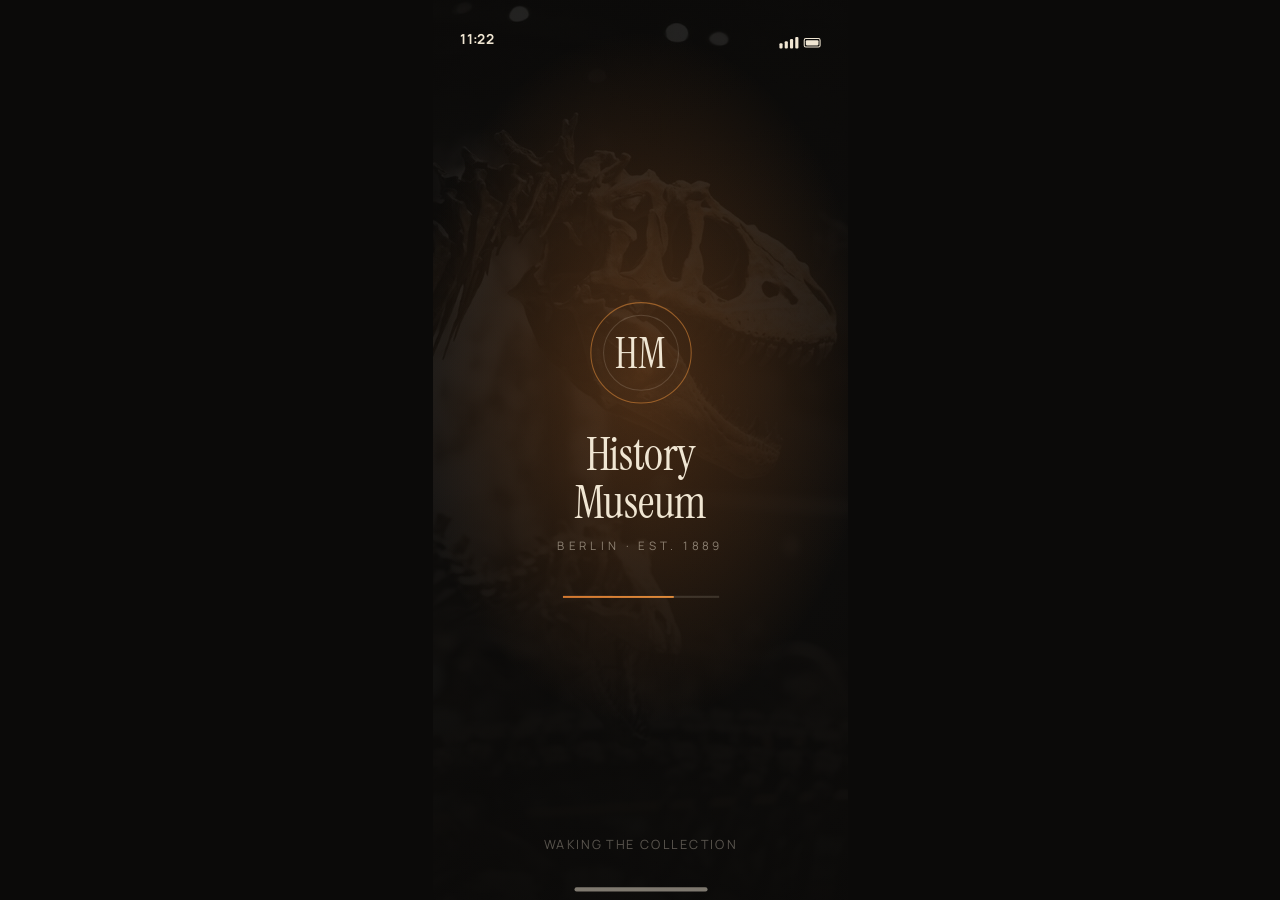
<file: prototypes/museum/index.html>
<!doctype html>
<html lang="en">
  <head>
    <meta charset="utf-8" />
    <meta name="viewport" content="width=device-width, initial-scale=1, viewport-fit=cover" />
    <title>History Museum · companion app prototype</title>
    <meta name="description" content="Clickable prototype of the History Museum companion app — language onboarding, timed tickets, floor map and the Dinosaur Era tour." />

    <link rel="icon" href="../../assets/favicon.svg" type="image/svg+xml" />

    <link rel="preconnect" href="https://fonts.googleapis.com" />
    <link rel="preconnect" href="https://fonts.gstatic.com" crossorigin />
    <link
      href="https://fonts.googleapis.com/css2?family=Instrument+Serif:ital@0;1&family=Manrope:wght@400;500;600;700;800&display=swap"
      rel="stylesheet"
    />

    <link rel="stylesheet" href="css/tokens.css" />
    <link rel="stylesheet" href="css/app.css" />
    <!-- After app.css: the embed layer deliberately overrides the app's own
         device rounding, which belongs to whatever frames it. -->
    <link rel="stylesheet" href="css/embed.css" />
  </head>
  <body>
    <div class="stage">
      <div class="stage__fit">
        <div id="phone" data-theme="dark" data-contrast="normal"></div>
      </div>
    </div>

    <script type="module" src="js/main.js"></script>
    <script>
      /* The app is authored at a fixed 393 × 852 device viewport. Scale it to
         whatever box it is dropped into — a case-study phone frame, or a full
         browser window — instead of reflowing the layout. */
      (function () {
        var W = 393,
          H = 852;
        var fit = document.querySelector(".stage__fit");
        var stage = document.querySelector(".stage");

        function apply() {
          var s = Math.min(stage.clientWidth / W, stage.clientHeight / H);
          fit.style.transform = "scale(" + s + ")";
          fit.style.width = W + "px";
          fit.style.height = H + "px";
        }

        apply();
        window.addEventListener("resize", apply);
        if (window.ResizeObserver) new ResizeObserver(apply).observe(stage);
      })();
    </script>
  </body>
</html>
</file>
<file: prototypes/museum/css/tokens.css>
/* Design tokens for the History Museum companion app.
   Themes and the type scale are driven by data attributes / a --scale variable
   on the device root, so state changes never have to rewrite inline styles. */

:root {
  --font-display: "Instrument Serif", Georgia, serif;
  --font-ui: Manrope, system-ui, -apple-system, sans-serif;

  --page-bg: #0b0a09;

  --radius-sm: 10px;
  --radius-md: 14px;
  --radius-lg: 18px;
  --radius-xl: 24px;
  --radius-pill: 999px;

  --ease: cubic-bezier(0.2, 0.7, 0.2, 1);
  --screen-in: 0.5s var(--ease);
  --sheet-in: 0.42s var(--ease);

  --grain: url("data:image/svg+xml;utf8,<svg xmlns='http://www.w3.org/2000/svg' width='180' height='180'><filter id='n'><feTurbulence type='fractalNoise' baseFrequency='0.82' numOctaves='4' stitchTiles='stitch'/></filter><rect width='180' height='180' filter='url(%23n)' opacity='0.55'/></svg>");
}

/* --- Themes -------------------------------------------------------------- */

[data-theme] {
  --scale: 1;

  --t-xs: calc(11px * var(--scale));
  --t-sm: calc(13px * var(--scale));
  --t-md: calc(16px * var(--scale));
  --t-lg: calc(20px * var(--scale));
  --t-xl: calc(26px * var(--scale));
  --t-2xl: calc(34px * var(--scale));
  --t-dis: calc(46px * var(--scale));
}

[data-theme="dark"] {
  --bg: #12100e;
  --surface: #1a1714;
  --raise: #231f1a;
  --ink: #f0e6d3;
  --ink-2: rgba(240, 230, 211, 0.66);
  --ink-3: rgba(240, 230, 211, 0.4);
  --line: rgba(240, 230, 211, 0.14);
  --line-2: rgba(240, 230, 211, 0.07);
  --amber: #e08b3a;
  --amber-2: #d4782f;
  --crimson: #c4443e;
  /* Ink that always reads against a photographic hero, in either theme. */
  --on-photo: #f0e6d3;
  --on-amber: #12100e;
}

[data-theme="light"] {
  --bg: #ede2cb;
  --surface: #f6eedd;
  --raise: #fcf7ec;
  --ink: #1a1714;
  --ink-2: rgba(26, 23, 20, 0.68);
  --ink-3: rgba(26, 23, 20, 0.44);
  --line: rgba(26, 23, 20, 0.14);
  --line-2: rgba(26, 23, 20, 0.07);
  --amber: #b5641e;
  --amber-2: #c46f22;
  --crimson: #b5312c;
  --on-photo: #f0e6d3;
  /* Dark ink on the amber fill in both themes — it out-contrasts cream there. */
  --on-amber: #12100e;
}

/* Higher-contrast variant: only the low-emphasis tokens move. */
[data-theme="dark"][data-contrast="high"] {
  --ink-2: rgba(240, 230, 211, 0.88);
  --ink-3: rgba(240, 230, 211, 0.66);
  --line: rgba(240, 230, 211, 0.3);
  --line-2: rgba(240, 230, 211, 0.16);
}

[data-theme="light"][data-contrast="high"] {
  --ink-2: rgba(26, 23, 20, 0.88);
  --ink-3: rgba(26, 23, 20, 0.66);
  --line: rgba(26, 23, 20, 0.32);
  --line-2: rgba(26, 23, 20, 0.16);
}

/* --- Motion -------------------------------------------------------------- */

@keyframes hm-grain {
  0% { transform: translate3d(0, 0, 0); }
  25% { transform: translate3d(-3%, 2%, 0); }
  50% { transform: translate3d(2%, -3%, 0); }
  75% { transform: translate3d(-2%, -2%, 0); }
  100% { transform: translate3d(0, 0, 0); }
}

@keyframes hm-pulse {
  0% { transform: scale(0.55); opacity: 0.75; }
  70%, 100% { transform: scale(2.1); opacity: 0; }
}

@keyframes hm-spin { to { transform: rotate(360deg); } }

@keyframes hm-breathe {
  0%, 100% { opacity: 0.35; }
  50% { opacity: 1; }
}

@keyframes hm-rise {
  from { opacity: 0; transform: translateY(14px); }
  to { opacity: 1; transform: none; }
}

@keyframes hm-sweep {
  from { transform: translateY(-100%); }
  to { transform: translateY(320%); }
}

@keyframes hm-drift {
  from { transform: scale(1.06) translate3d(0, 0, 0); }
  to { transform: scale(1.14) translate3d(-1.5%, -1.5%, 0); }
}

@keyframes hm-dash { to { stroke-dashoffset: -22; } }

@media (prefers-reduced-motion: reduce) {
  *,
  *::before,
  *::after {
    animation-duration: 0.01ms !important;
    animation-iteration-count: 1 !important;
    transition-duration: 0.01ms !important;
  }
}
</file>
<file: prototypes/museum/css/app.css>
/* The app itself — everything inside the device viewport. */

#phone {
  position: relative;
  width: 393px;
  height: 852px;
  border-radius: 44px;
  overflow: hidden;
  background: var(--bg);
  color: var(--ink);
  font-family: var(--font-ui);
  isolation: isolate;
}

#phone button {
  font-family: inherit;
  color: inherit;
}

/* --- Screens and sheets --------------------------------------------------- */

.screen {
  position: absolute;
  inset: 0;
  overflow: hidden;
  background: var(--bg);
  transition: opacity var(--screen-in), transform var(--screen-in);
  opacity: 0;
  pointer-events: none;
  visibility: hidden;
  z-index: 1;
}

.screen[data-photo] { background: #12100e; }
.screen[data-sheet] { background: transparent; transition: opacity var(--sheet-in), transform var(--sheet-in); }

.screen[data-vis="current"] {
  opacity: 1;
  transform: none;
  pointer-events: auto;
  visibility: visible;
  z-index: 12;
}

/* The screen being left behind stays mounted for the length of the crossfade. */
.screen[data-vis="leaving"] { opacity: 0; visibility: visible; z-index: 11; }
.screen[data-vis="leaving"][data-dir="forward"] { transform: scale(0.93); }
.screen[data-vis="leaving"][data-dir="back"] { transform: scale(1.09); }
.screen[data-vis="leaving"][data-sheet] { transform: translateY(101%); }

.screen[data-vis="idle"][data-dir="forward"] { transform: scale(1.09); }
.screen[data-vis="idle"][data-dir="back"] { transform: scale(0.93); }
.screen[data-vis="idle"][data-sheet] { transform: translateY(101%); }

.scroll {
  position: absolute;
  inset: 0;
  overflow-y: auto;
  overflow-x: hidden;
}

/* Screens that sit under the translucent top chrome start their content below it. */
.scroll--inset { padding: 118px 16px 40px; }

.sheet-backdrop {
  position: absolute;
  inset: 0;
  border: none;
  padding: 0;
  width: 100%;
  background: rgba(8, 7, 6, 0.68);
  backdrop-filter: blur(8px);
  cursor: pointer;
}

.sheet {
  position: absolute;
  left: 0;
  right: 0;
  bottom: 0;
  background: var(--surface);
  border-top: 1px solid var(--line);
  border-radius: var(--radius-xl) var(--radius-xl) 0 0;
  padding: 12px 16px 34px;
  box-shadow: 0 -30px 70px -20px rgba(0, 0, 0, 0.8);
}

.sheet__grip {
  width: 38px;
  height: 4px;
  border-radius: var(--radius-pill);
  background: var(--line);
  margin: 0 auto 20px;
}

/* --- Type ----------------------------------------------------------------- */

.display,
.h1,
.h2,
.h3 {
  font-family: var(--font-display);
  color: var(--ink);
  margin: 0;
  font-weight: 400;
}

.display { font-size: var(--t-dis); line-height: 0.98; letter-spacing: -0.015em; }
.h1 { font-size: var(--t-2xl); line-height: 1.06; }
.h2 { font-size: var(--t-xl); line-height: 1.12; }
.h3 { font-size: var(--t-lg); line-height: 1.1; }

.eyebrow {
  display: block;
  font-size: var(--t-xs);
  letter-spacing: 0.22em;
  text-transform: uppercase;
  color: var(--ink-3);
}

.eyebrow--amber { color: var(--amber); }
.eyebrow--photo { color: rgba(240, 230, 211, 0.6); }

.body { font-size: var(--t-md); line-height: 1.7; color: var(--ink-2); }
.body-sm { font-size: var(--t-sm); line-height: 1.55; color: var(--ink-2); }
.meta { font-size: var(--t-xs); color: var(--ink-3); }

.stack { display: flex; flex-direction: column; }
.stack > * { min-width: 0; }

/* --- Buttons -------------------------------------------------------------- */

.btn {
  display: flex;
  align-items: center;
  justify-content: center;
  gap: 10px;
  width: 100%;
  height: 54px;
  border: none;
  border-radius: var(--radius-md);
  font-size: var(--t-md);
  font-weight: 700;
  letter-spacing: 0.01em;
  cursor: pointer;
  transition: background 0.2s, color 0.2s, border-color 0.2s;
}

.btn--primary {
  background: var(--amber-2);
  color: var(--on-amber);
  box-shadow: 0 12px 30px -14px var(--amber-2);
}

.btn--outline {
  background: transparent;
  border: 1px solid var(--line);
  color: var(--ink);
  font-size: var(--t-sm);
}

.btn--quiet {
  background: var(--surface);
  border: 1px solid var(--line);
  color: var(--ink);
}

.btn:disabled,
.btn[aria-disabled="true"] {
  background: var(--line-2);
  color: var(--ink-3);
  box-shadow: none;
  cursor: not-allowed;
}

.btn--sm { height: 52px; font-size: var(--t-sm); border-radius: 13px; }

/* Buttons default to full width; inside a row they share it instead.
   `data-grow` gives one of them the extra weight the design calls for. */
.btn-row { display: flex; gap: 8px; }

.btn-row > .btn,
.action-bar--row > .btn {
  flex: 1 1 0;
  width: auto;
}

.btn-row > .btn[data-grow="1.3"],
.action-bar--row > .btn[data-grow="1.3"] { flex-grow: 1.3; }
.btn-row > .btn[data-grow="1.4"] { flex-grow: 1.4; }
.btn-row > .btn[data-grow="1.5"] { flex-grow: 1.5; }

/* Bar pinned to the bottom of a screen, fading the scroll out beneath it. */
.action-bar {
  position: absolute;
  left: 0;
  right: 0;
  bottom: 0;
  padding: 16px 16px 26px;
  background: linear-gradient(180deg, rgba(0, 0, 0, 0), var(--bg) 32%);
  display: flex;
  flex-direction: column;
  gap: 10px;
}

.action-bar--above-nav { padding-bottom: 96px; }
.action-bar--row { flex-direction: row; gap: 8px; }

/* --- Surfaces ------------------------------------------------------------- */

.card {
  background: var(--surface);
  border: 1px solid var(--line);
  border-radius: var(--radius-lg);
  padding: 18px;
}

.card--raise { background: var(--raise); }
.card--flush { padding: 0; overflow: hidden; }

.note {
  display: flex;
  align-items: flex-start;
  gap: 10px;
  padding: 14px;
  border-radius: 12px;
  background: var(--surface);
  border: 1px solid var(--line);
}

.note__mark { font-size: 13px; color: var(--amber); line-height: 1.4; }
.note__text { font-size: var(--t-xs); line-height: 1.6; color: var(--ink-2); }

.kv-list {
  display: flex;
  flex-direction: column;
  gap: 1px;
  background: var(--line-2);
  border: 1px solid var(--line);
  border-radius: var(--radius-md);
  overflow: hidden;
}

.kv {
  display: flex;
  align-items: center;
  justify-content: space-between;
  gap: 12px;
  padding: 14px 16px;
  background: var(--surface);
}

.kv__k { font-size: var(--t-sm); color: var(--ink-2); }
.kv__v { font-size: var(--t-sm); font-weight: 600; color: var(--ink); text-align: right; }

/* --- Selection primitives ------------------------------------------------- */

/* Anything choosable carries data-selected; the look lives here, not in JS. */
.selectable {
  background: var(--surface);
  border: 1px solid var(--line);
  border-radius: var(--radius-md);
  cursor: pointer;
  transition: background 0.2s, border-color 0.2s, box-shadow 0.2s;
}

.selectable[data-selected="true"] {
  border-color: var(--amber);
  box-shadow: inset 0 0 0 1px var(--amber);
}

.selectable[data-selected="true"].selectable--fill {
  background: var(--amber-2);
  border-color: var(--amber-2);
  box-shadow: none;
  color: var(--on-amber);
}

.selectable[data-selected="true"].selectable--raise {
  background: var(--raise);
  box-shadow: none;
}

.selectable[data-unavailable="true"] {
  background: transparent;
  border-style: dashed;
  box-shadow: none;
  cursor: not-allowed;
}

.radio {
  width: 22px;
  height: 22px;
  border-radius: 50%;
  border: 1px solid var(--line);
  flex-shrink: 0;
  display: flex;
  align-items: center;
  justify-content: center;
  transition: background 0.2s, border-color 0.2s;
}

.radio--sm { width: 18px; height: 18px; }

.radio::after {
  content: "";
  width: 9px;
  height: 9px;
  border-radius: 50%;
  background: transparent;
  transition: background 0.2s;
}

.radio--sm::after { width: 8px; height: 8px; }

[data-selected="true"] > .radio,
.radio[data-selected="true"] {
  border-color: var(--amber-2);
  background: var(--amber-2);
}

[data-selected="true"] > .radio::after,
.radio[data-selected="true"]::after { background: var(--on-amber); }

.checkbox {
  width: 20px;
  height: 20px;
  border-radius: 5px;
  border: 1px solid var(--line);
  background: transparent;
  flex-shrink: 0;
  display: flex;
  align-items: center;
  justify-content: center;
  font-size: 12px;
  color: var(--on-amber);
  transition: background 0.2s, border-color 0.2s;
}

.checkbox[data-selected="true"] { background: var(--amber-2); border-color: var(--amber-2); }

.switch {
  width: 46px;
  height: 26px;
  border-radius: var(--radius-pill);
  flex-shrink: 0;
  position: relative;
  background: var(--line);
  transition: background 0.2s;
}

.switch::after {
  content: "";
  position: absolute;
  top: 3px;
  left: 3px;
  width: 20px;
  height: 20px;
  border-radius: 50%;
  background: var(--ink-3);
  transition: left 0.22s var(--ease), background 0.22s;
}

.switch[data-selected="true"] { background: var(--amber-2); }
.switch[data-selected="true"]::after { left: 23px; background: var(--on-amber); }

.tag {
  font-size: 9.5px;
  font-weight: 800;
  letter-spacing: 0.12em;
  text-transform: uppercase;
  padding: 4px 8px;
  border-radius: var(--radius-pill);
  flex-shrink: 0;
  background: var(--line-2);
  color: var(--ink-2);
}

.tag--full { background: rgba(181, 49, 44, 0.16); color: var(--crimson); }

/* --- Photographic heroes -------------------------------------------------- */

.hero { position: relative; overflow: hidden; }

.hero__img {
  position: absolute;
  inset: 0;
  background-size: cover;
  background-position: center;
  background-repeat: no-repeat;
}

.hero__img--drift { animation: hm-drift 26s ease-in-out infinite alternate; }

.hero__scrim {
  position: absolute;
  inset: 0;
  background: linear-gradient(
    180deg,
    rgba(10, 9, 8, 0.55) 0%,
    rgba(10, 9, 8, 0.05) 30%,
    rgba(10, 9, 8, 0.86) 78%,
    var(--bg) 100%
  );
}

.grain {
  position: absolute;
  inset: 0;
  background-image: var(--grain);
  opacity: 0.07;
  mix-blend-mode: overlay;
  pointer-events: none;
}

.grain--live { opacity: 0.1; animation: hm-grain 1.1s steps(3) infinite; }

.hero__body {
  position: absolute;
  left: 16px;
  right: 16px;
  bottom: 20px;
  display: flex;
  flex-direction: column;
  gap: 12px;
  color: var(--on-photo);
}

.hero__body .display,
.hero__body .h1 { color: var(--on-photo); }

.progress {
  height: 2px;
  background: var(--line);
  overflow: hidden;
}

.progress__fill {
  height: 100%;
  width: 0;
  background: linear-gradient(90deg, var(--amber-2), var(--amber));
  transition: width 0.3s linear;
}

/* --- 01 Splash ------------------------------------------------------------ */

.splash__center {
  position: absolute;
  inset: 0;
  display: flex;
  flex-direction: column;
  align-items: center;
  justify-content: center;
  gap: 26px;
  padding: 40px;
  text-align: center;
}

.splash__mark {
  position: relative;
  width: 96px;
  height: 96px;
  display: flex;
  align-items: center;
  justify-content: center;
  font-family: var(--font-display);
  font-size: 40px;
  color: var(--on-photo);
}

.splash__mark::before,
.splash__mark::after {
  content: "";
  position: absolute;
  border-radius: 50%;
}

.splash__mark::before { inset: 0; border: 1px solid rgba(224, 139, 58, 0.55); }
.splash__mark::after {
  inset: 12px;
  border: 1px solid rgba(240, 230, 211, 0.16);
  animation: hm-breathe 3.2s ease-in-out infinite;
}

.splash__foot {
  position: absolute;
  left: 0;
  right: 0;
  bottom: 44px;
  text-align: center;
  font-size: 12px;
  letter-spacing: 0.16em;
  text-transform: uppercase;
  color: rgba(240, 230, 211, 0.34);
}

/* --- 02 Language ---------------------------------------------------------- */

.lang-grid { display: grid; grid-template-columns: 1fr 1fr; gap: 10px; }

.lang {
  display: flex;
  flex-direction: column;
  align-items: flex-start;
  gap: 4px;
  padding: 14px;
  text-align: left;
}

.lang__name { font-size: var(--t-md); font-weight: 600; color: var(--ink); }
.lang__native {
  font-size: var(--t-xs);
  letter-spacing: 0.1em;
  text-transform: uppercase;
  color: var(--ink-3);
}

.lang--bsl {
  display: flex;
  flex-direction: row;
  align-items: center;
  gap: 14px;
  width: 100%;
  margin-top: 10px;
  padding: 16px;
}

.lang__icon {
  width: 38px;
  height: 38px;
  border-radius: 50%;
  border: 1px solid var(--line);
  display: flex;
  align-items: center;
  justify-content: center;
  flex-shrink: 0;
  font-size: 16px;
}

/* --- 04 Accessibility ----------------------------------------------------- */

.stepper { display: flex; align-items: center; gap: 14px; }

.stepper__btn {
  width: 34px;
  height: 34px;
  flex-shrink: 0;
  border-radius: var(--radius-sm);
  border: 1px solid var(--line);
  background: transparent;
  font-family: var(--font-display);
  cursor: pointer;
  line-height: 1;
}

.slider { position: relative; flex: 1; height: 34px; display: flex; align-items: center; }
.slider__track { position: absolute; left: 0; right: 0; height: 2px; background: var(--line); }
.slider__fill {
  position: absolute;
  left: 0;
  height: 2px;
  background: var(--amber-2);
  transition: width 0.25s ease;
}

.slider__stop {
  position: absolute;
  top: 0;
  width: 34px;
  height: 34px;
  margin-left: -17px;
  border: none;
  background: transparent;
  cursor: pointer;
  display: flex;
  align-items: center;
  justify-content: center;
}

.slider__dot {
  width: 7px;
  height: 7px;
  border-radius: 50%;
  background: var(--ink-3);
  transition: all 0.25s ease;
}

.slider__stop[data-selected="true"] .slider__dot {
  width: 14px;
  height: 14px;
  background: var(--amber-2);
  box-shadow: 0 0 0 4px var(--bg), 0 0 0 5px var(--amber-2);
}

.appearance-row { display: flex; gap: 8px; }

.appearance {
  flex: 1;
  height: 74px;
  border-radius: 12px;
  background: transparent;
  display: flex;
  flex-direction: column;
  align-items: center;
  justify-content: center;
  gap: 8px;
}

.appearance[data-selected="true"] { background: var(--raise); }
.appearance__swatch { width: 26px; height: 26px; border-radius: 50%; }
.appearance__swatch--light { background: #f0e6d3; border: 1px solid rgba(26, 23, 20, 0.2); }
.appearance__swatch--dark { background: #1a1714; border: 1px solid rgba(240, 230, 211, 0.25); }
.appearance__swatch--auto {
  background: linear-gradient(90deg, #f0e6d3 50%, #1a1714 50%);
  border: 1px solid var(--line);
}
.appearance__name {
  font-size: var(--t-xs);
  font-weight: 600;
  letter-spacing: 0.06em;
  color: var(--ink);
}

.toggle-row {
  display: flex;
  align-items: center;
  justify-content: space-between;
  gap: 12px;
  padding: 14px;
  border-radius: 12px;
  border: 1px solid var(--line);
  background: transparent;
  cursor: pointer;
  text-align: left;
}

/* --- 05 Home -------------------------------------------------------------- */

.home__hero { height: 452px; }

.home__hero .hero__body { gap: 16px; bottom: 22px; }

.rail {
  display: flex;
  gap: 12px;
  overflow-x: auto;
  padding: 0 16px 4px;
}

.tour-card {
  position: relative;
  flex-shrink: 0;
  width: 196px;
  height: 268px;
  border: none;
  border-radius: 16px;
  overflow: hidden;
  padding: 0;
  cursor: pointer;
  background: var(--surface);
  text-align: left;
}

.tour-card__scrim {
  position: absolute;
  inset: 0;
  background: linear-gradient(180deg, rgba(10, 9, 8, 0.1) 0%, rgba(10, 9, 8, 0.88) 68%);
}

.badge {
  position: absolute;
  left: 12px;
  top: 12px;
  padding: 5px 10px;
  border-radius: var(--radius-pill);
  background: rgba(18, 16, 14, 0.6);
  backdrop-filter: blur(6px);
  font-size: 10px;
  font-weight: 700;
  letter-spacing: 0.12em;
  text-transform: uppercase;
  color: var(--on-photo);
}

.tour-card__body {
  position: absolute;
  left: 0;
  right: 0;
  bottom: 0;
  padding: 14px;
  display: flex;
  flex-direction: column;
  gap: 8px;
  color: var(--on-photo);
}

.tour-card__name { font-family: var(--font-display); font-size: 22px; line-height: 1.08; }
.tour-card__meta {
  font-size: 11px;
  letter-spacing: 0.1em;
  text-transform: uppercase;
  color: rgba(240, 230, 211, 0.62);
}

.promo {
  position: relative;
  display: block;
  width: 100%;
  height: 200px;
  border: none;
  border-radius: 16px;
  overflow: hidden;
  padding: 0;
  cursor: pointer;
  text-align: left;
  color: var(--on-photo);
}

.promo__scrim {
  position: absolute;
  inset: 0;
  background: linear-gradient(180deg, rgba(10, 9, 8, 0.15), rgba(10, 9, 8, 0.86));
}

.promo__body {
  position: absolute;
  left: 0;
  right: 0;
  bottom: 0;
  padding: 16px;
  display: flex;
  align-items: flex-end;
  justify-content: space-between;
  gap: 12px;
}

/* --- Menu sheet ----------------------------------------------------------- */

.menu-item {
  display: flex;
  align-items: center;
  gap: 14px;
  width: 100%;
  padding: 15px 8px;
  border: none;
  border-bottom: 1px solid var(--line-2);
  background: transparent;
  cursor: pointer;
  text-align: left;
}

.menu-item__icon {
  width: 34px;
  height: 34px;
  flex-shrink: 0;
  border-radius: var(--radius-sm);
  border: 1px solid var(--line);
  display: flex;
  align-items: center;
  justify-content: center;
  font-size: 15px;
  color: var(--amber);
}

.chev { color: var(--ink-3); font-size: 15px; }
.chev--amber { color: var(--amber); font-size: 17px; }

/* --- 07 Visitors ---------------------------------------------------------- */

.visitor-row {
  display: flex;
  align-items: center;
  gap: 14px;
  padding: 16px;
}

.visitor-row__price {
  font-family: var(--font-display);
  font-size: 20px;
  color: var(--ink);
  min-width: 48px;
  text-align: right;
  flex-shrink: 0;
}

.counter { display: flex; align-items: center; gap: 12px; flex-shrink: 0; }

.counter__btn {
  width: 32px;
  height: 32px;
  border-radius: 9px;
  border: 1px solid var(--line);
  background: transparent;
  font-size: 17px;
  line-height: 1;
  cursor: pointer;
}

.counter__n {
  min-width: 16px;
  text-align: center;
  font-family: var(--font-display);
  font-size: 20px;
}

.total-row {
  display: flex;
  align-items: center;
  justify-content: space-between;
  padding: 14px 16px;
  border-radius: var(--radius-md);
  background: var(--surface);
  border: 1px solid var(--line);
}

.total-row__amount { font-family: var(--font-display); font-size: 30px; line-height: 1; }

/* --- 08 Date & slot ------------------------------------------------------- */

.date-rail {
  display: flex;
  gap: 8px;
  overflow-x: auto;
  margin: 0 -16px 26px;
  padding: 0 16px 4px;
}

.date {
  flex-shrink: 0;
  width: 56px;
  height: 70px;
  border-radius: 12px;
  display: flex;
  flex-direction: column;
  align-items: center;
  justify-content: center;
  gap: 4px;
}

.date__dow { font-size: 10px; letter-spacing: 0.1em; text-transform: uppercase; color: var(--ink-3); }
.date__d { font-family: var(--font-display); font-size: 22px; line-height: 1; color: var(--ink); }
.date[data-selected="true"] .date__dow { color: rgba(18, 16, 14, 0.62); }
.date[data-selected="true"] .date__d { color: var(--on-amber); }

.slot-grid { display: grid; grid-template-columns: 1fr 1fr; gap: 8px; margin-bottom: 22px; }

.slot {
  height: 52px;
  border-radius: 12px;
  display: flex;
  flex-direction: column;
  align-items: center;
  justify-content: center;
  gap: 2px;
}

.slot__t { font-size: var(--t-sm); font-weight: 700; color: var(--ink); }
.slot__sub { font-size: 10px; letter-spacing: 0.08em; color: var(--ink-3); }
.slot[data-selected="true"] .slot__t { color: var(--on-amber); }
.slot[data-selected="true"] .slot__sub { color: rgba(18, 16, 14, 0.62); }
.slot[data-unavailable="true"] .slot__t { color: var(--ink-3); text-decoration: line-through; }
.slot[data-unavailable="true"] .slot__sub { color: var(--crimson); }

/* --- 09 Gates ------------------------------------------------------------- */

.gate {
  display: flex;
  align-items: center;
  gap: 14px;
  padding: 16px;
  text-align: left;
}

.gate__name { font-size: var(--t-md); font-weight: 600; color: var(--ink); }
.gate__sub { font-size: var(--t-xs); color: var(--ink-3); }
.gate[data-unavailable="true"] { opacity: 0.7; }
.gate[data-unavailable="true"] .gate__name { color: var(--ink-3); }
.gate[data-unavailable="true"] .gate__sub { color: var(--crimson); }

/* --- 10 Details ----------------------------------------------------------- */

.field {
  display: flex;
  align-items: center;
  justify-content: space-between;
  height: 46px;
  padding: 0 14px;
  border-radius: 11px;
  border: 1px solid var(--amber);
  background: var(--raise);
  font-size: var(--t-md);
  color: var(--ink);
}

.caret {
  width: 1.5px;
  height: 20px;
  background: var(--amber);
  animation: hm-breathe 1.1s steps(2) infinite;
}

.choice-row { display: flex; gap: 8px; }

.choice {
  flex: 1;
  height: 46px;
  border-radius: 11px;
  background: transparent;
  display: flex;
  align-items: center;
  justify-content: center;
  gap: 9px;
  font-size: var(--t-sm);
  font-weight: 600;
  color: var(--ink);
}

.collapse {
  overflow: hidden;
  max-height: 0;
  opacity: 0;
  transition: max-height 0.45s var(--ease), opacity 0.3s;
}

.collapse[data-open="true"] { max-height: 420px; opacity: 1; }

.check-item {
  display: flex;
  align-items: center;
  gap: 12px;
  padding: 11px 2px;
  border: none;
  background: transparent;
  cursor: pointer;
  text-align: left;
  font-size: var(--t-sm);
  color: var(--ink);
}

/* --- 11 Checkout ---------------------------------------------------------- */

.summary-row {
  display: flex;
  align-items: center;
  justify-content: space-between;
  gap: 12px;
  padding: 13px 16px;
  border-bottom: 1px solid var(--line-2);
}

.pay {
  display: flex;
  align-items: center;
  gap: 14px;
  height: 56px;
  padding: 0 16px;
  border-radius: 13px;
  text-align: left;
}

.pay__chip {
  width: 34px;
  height: 24px;
  border-radius: 5px;
  flex-shrink: 0;
  display: flex;
  align-items: center;
  justify-content: center;
  font-size: 13px;
}

.pay__name { flex: 1; font-size: var(--t-sm); font-weight: 600; color: var(--ink); }

/* --- 12 Processing -------------------------------------------------------- */

.spinner {
  width: 46px;
  height: 46px;
  border-radius: 50%;
  border: 1.5px solid rgba(240, 230, 211, 0.18);
  border-top-color: var(--amber-2);
  animation: hm-spin 1s linear infinite;
}

.center-stack {
  position: absolute;
  inset: 0;
  display: flex;
  flex-direction: column;
  align-items: center;
  justify-content: center;
  gap: 22px;
  color: var(--on-photo);
}

/* --- 13 Ticket ------------------------------------------------------------ */

.save-grid { display: grid; grid-template-columns: 1fr 1fr 1fr; gap: 8px; }

.save-action {
  height: 82px;
  border-radius: var(--radius-md);
  display: flex;
  flex-direction: column;
  align-items: center;
  justify-content: center;
  gap: 8px;
}

.save-action__icon { font-size: 18px; line-height: 1; color: var(--amber); }
.save-action__name {
  font-size: 11px;
  font-weight: 700;
  color: var(--ink);
  text-align: center;
  line-height: 1.25;
}

.stub {
  position: relative;
  background: var(--raise);
  border: 1px solid var(--line);
  border-radius: var(--radius-lg);
  overflow: hidden;
}

.stub__top {
  padding: 22px 20px 18px;
  display: flex;
  flex-direction: column;
  align-items: center;
  gap: 16px;
}

.qr {
  display: grid;
  grid-template-columns: repeat(21, 1fr);
  gap: 1px;
  width: 172px;
  padding: 10px;
  background: #f0e6d3;
  border-radius: 8px;
}

.qr span { aspect-ratio: 1; border-radius: 0.5px; }
.qr span[data-on="true"] { background: #1a1714; }

/* The perforation, with the page colour punched through at each end. */
.stub__perf { position: relative; height: 1px; background: var(--line); }
.stub__perf::before,
.stub__perf::after {
  content: "";
  position: absolute;
  top: -9px;
  width: 18px;
  height: 18px;
  border-radius: 50%;
  background: var(--bg);
}
.stub__perf::before { left: -9px; }
.stub__perf::after { right: -9px; }

.stub__rows { padding: 18px 20px 20px; display: flex; flex-direction: column; }

.stub__row {
  display: flex;
  align-items: baseline;
  justify-content: space-between;
  gap: 14px;
  padding: 8px 0;
  border-bottom: 1px solid var(--line-2);
}

.stub__k {
  font-size: var(--t-xs);
  letter-spacing: 0.1em;
  text-transform: uppercase;
  color: var(--ink-3);
  flex-shrink: 0;
}

.stub__v { font-size: var(--t-sm); font-weight: 600; color: var(--ink); text-align: right; }

.link-row {
  display: flex;
  align-items: center;
  justify-content: space-between;
  width: 100%;
  height: 56px;
  padding: 0 18px;
  border-radius: var(--radius-md);
  border: 1px solid var(--line);
  background: var(--surface);
  cursor: pointer;
  text-align: left;
}

.link-row--amber { border-color: var(--amber); }

/* --- 15 My tickets -------------------------------------------------------- */

.ticket-card {
  display: block;
  width: 100%;
  padding: 0;
  border: 1px solid var(--amber);
  border-radius: 16px;
  overflow: hidden;
  background: var(--surface);
  cursor: pointer;
  text-align: left;
}

.ticket-card__main { display: flex; align-items: center; gap: 14px; padding: 16px; }

.date-chip {
  width: 52px;
  height: 52px;
  border-radius: 11px;
  flex-shrink: 0;
  border: 1px solid var(--line);
  background: var(--raise);
  display: flex;
  flex-direction: column;
  align-items: center;
  justify-content: center;
  gap: 1px;
}

.date-chip__mon { font-size: 9px; letter-spacing: 0.14em; text-transform: uppercase; color: var(--ink-3); }
.date-chip__day { font-family: var(--font-display); font-size: 20px; line-height: 1; color: var(--ink); }

.ticket-card__status {
  display: flex;
  align-items: center;
  gap: 8px;
  padding: 11px 16px;
  border-top: 1px solid var(--line-2);
  background: var(--raise);
}

.pip {
  width: 6px;
  height: 6px;
  border-radius: 50%;
  background: var(--amber);
  animation: hm-breathe 2s ease-in-out infinite;
}

.past-ticket {
  display: flex;
  align-items: center;
  gap: 14px;
  padding: 14px;
  border: 1px solid var(--line);
  border-radius: var(--radius-md);
  opacity: 0.6;
}

/* --- 16 Floor map --------------------------------------------------------- */

.map__paper {
  position: absolute;
  inset: 0;
  background: url("../img/map-aged.jpg") center / cover no-repeat;
  opacity: 0.55;
}

.map__wash {
  position: absolute;
  inset: 0;
  background: radial-gradient(90% 60% at 50% 40%, rgba(18, 16, 14, 0.3), rgba(10, 9, 8, 0.94) 100%);
}

.map__plan {
  position: absolute;
  left: 14px;
  right: 14px;
  top: 172px;
  height: 388px;
  border-radius: 8px;
  background: rgba(240, 230, 211, 0.045);
  box-shadow: inset 0 0 0 2.5px rgba(240, 230, 211, 0.42), 0 24px 60px -30px rgba(0, 0, 0, 0.9);
}

.map__grid {
  position: absolute;
  inset: 0;
  background-image: linear-gradient(rgba(240, 230, 211, 0.05) 1px, transparent 1px),
    linear-gradient(90deg, rgba(240, 230, 211, 0.05) 1px, transparent 1px);
  background-size: 26px 26px;
  pointer-events: none;
}

.room {
  position: absolute;
  display: flex;
  flex-direction: column;
  align-items: center;
  justify-content: flex-end;
  gap: 3px;
  padding: 6px;
  overflow: hidden;
  text-align: center;
}

.room__n { font-size: 9.5px; font-weight: 800; letter-spacing: 0.1em; text-transform: uppercase; line-height: 1.25; }
.room__sub { font-size: 8.5px; letter-spacing: 0.08em; text-transform: uppercase; }
.room__dot { width: 6px; height: 6px; border-radius: 50%; }
.room__legend { display: flex; align-items: center; gap: 4px; }

.room[data-crowd="quiet"] {
  box-shadow: inset 0 0 0 1.5px rgba(240, 230, 211, 0.34);
  background: rgba(240, 230, 211, 0.05);
}
.room[data-crowd="quiet"] .room__n { color: rgba(240, 230, 211, 0.82); }
.room[data-crowd="quiet"] .room__sub { color: rgba(240, 230, 211, 0.48); }
.room[data-crowd="quiet"] .room__dot { background: rgba(240, 230, 211, 0.45); }

.room[data-crowd="moderate"] {
  box-shadow: inset 0 0 0 1.5px rgba(224, 139, 58, 0.6);
  background: rgba(224, 139, 58, 0.13);
}
.room[data-crowd="moderate"] .room__n { color: #f2c08b; }
.room[data-crowd="moderate"] .room__sub,
.room[data-crowd="moderate"] .room__dot { color: #e08b3a; background-color: transparent; }
.room[data-crowd="moderate"] .room__dot { background: #e08b3a; }

.room[data-crowd="busy"] {
  box-shadow: inset 0 0 0 1.5px rgba(196, 68, 62, 0.75);
  background: rgba(196, 68, 62, 0.2);
}
.room[data-crowd="busy"] .room__n { color: #f3afa6; }
.room[data-crowd="busy"] .room__sub { color: #ee9c90; }
.room[data-crowd="busy"] .room__dot { background: #c4443e; }

.room[data-crowd="busy"]::after {
  content: "";
  position: absolute;
  inset: 0;
  pointer-events: none;
  background: radial-gradient(65% 65% at 50% 50%, rgba(196, 68, 62, 0.26), rgba(196, 68, 62, 0) 72%);
  animation: hm-breathe 3s ease-in-out infinite;
}

.room[data-crowd="service"] {
  box-shadow: inset 0 0 0 1.5px rgba(240, 230, 211, 0.2);
  background: rgba(240, 230, 211, 0.03);
}
.room[data-crowd="service"] .room__n { color: rgba(240, 230, 211, 0.5); }
.room[data-crowd="service"] .room__sub { color: rgba(240, 230, 211, 0.34); }
.room[data-crowd="service"] .room__dot { background: rgba(240, 230, 211, 0.25); }

.door { position: absolute; background: rgba(224, 139, 58, 0.85); }

.map__route { position: absolute; inset: 0; width: 100%; height: 100%; pointer-events: none; }
.map__route path { animation: hm-dash 1.4s linear infinite; }

.pin {
  position: absolute;
  display: flex;
  align-items: center;
  gap: 5px;
  height: 26px;
  padding: 0 9px 0 3px;
  margin: -13px 0 0 -13px;
  border-radius: var(--radius-pill);
  border: 1px solid var(--amber);
  background: rgba(18, 16, 14, 0.92);
  color: var(--on-photo);
  cursor: pointer;
  opacity: 0;
  transform: scale(0.4);
  transition: opacity 0.5s ease, transform 0.5s var(--ease);
}

.map__plan[data-pins="in"] .pin { opacity: 1; transform: scale(1); }

.pin__n {
  width: 19px;
  height: 19px;
  border-radius: 50%;
  background: var(--amber);
  color: #12100e;
  font-size: 10px;
  font-weight: 800;
  display: flex;
  align-items: center;
  justify-content: center;
  flex-shrink: 0;
}

.pin__name { font-size: 9px; font-weight: 700; letter-spacing: 0.06em; white-space: nowrap; }

.here {
  position: absolute;
  width: 18px;
  height: 18px;
  margin: -9px 0 0 -9px;
  display: flex;
  align-items: center;
  justify-content: center;
}

.here::before {
  content: "";
  position: absolute;
  width: 18px;
  height: 18px;
  border-radius: 50%;
  background: #f0e6d3;
  animation: hm-pulse 2.4s ease-out infinite;
}

.here__dot {
  width: 11px;
  height: 11px;
  border-radius: 50%;
  background: #f0e6d3;
  box-shadow: 0 0 12px rgba(240, 230, 211, 0.8);
}

.here__label {
  position: absolute;
  left: 50%;
  bottom: calc(100% + 5px);
  transform: translateX(-50%);
  padding: 2px 6px;
  border-radius: 5px;
  background: rgba(10, 9, 8, 0.82);
  font-size: 8.5px;
  font-weight: 800;
  letter-spacing: 0.14em;
  text-transform: uppercase;
  color: #f0e6d3;
  white-space: nowrap;
}

.map__head {
  position: absolute;
  left: 14px;
  right: 14px;
  top: 108px;
  height: 52px;
  display: flex;
  align-items: flex-end;
  justify-content: space-between;
  gap: 12px;
  color: var(--on-photo);
}

.map__title { font-family: var(--font-display); font-size: 22px; line-height: 1; }
.map__sub {
  font-size: 9.5px;
  letter-spacing: 0.14em;
  text-transform: uppercase;
  color: rgba(240, 230, 211, 0.5);
  white-space: nowrap;
  overflow: hidden;
  text-overflow: ellipsis;
}

.level-switch {
  display: flex;
  gap: 3px;
  padding: 4px;
  border-radius: 12px;
  background: rgba(18, 16, 14, 0.78);
  border: 1px solid rgba(240, 230, 211, 0.14);
  backdrop-filter: blur(8px);
  flex-shrink: 0;
}

.level {
  width: 34px;
  height: 32px;
  border: none;
  border-radius: 9px;
  cursor: pointer;
  font-size: 11.5px;
  font-weight: 800;
  background: transparent;
  color: rgba(240, 230, 211, 0.6);
  transition: all 0.25s;
}

.level[data-selected="true"] { background: var(--amber-2); color: #12100e; }

.map__foot { position: absolute; left: 0; right: 0; bottom: 96px; padding: 0 16px; }

.alert {
  display: flex;
  align-items: center;
  gap: 12px;
  width: 100%;
  padding: 14px;
  border-radius: var(--radius-md);
  border: 1px solid rgba(196, 68, 62, 0.45);
  background: rgba(30, 18, 17, 0.86);
  backdrop-filter: blur(10px);
  cursor: pointer;
  text-align: left;
  color: var(--on-photo);
}

.alert__beacon {
  position: relative;
  width: 12px;
  height: 12px;
  flex-shrink: 0;
  display: flex;
  align-items: center;
  justify-content: center;
}

.alert__beacon::before {
  content: "";
  position: absolute;
  width: 12px;
  height: 12px;
  border-radius: 50%;
  background: var(--crimson);
  animation: hm-pulse 2s ease-out infinite;
}

.alert__beacon::after {
  content: "";
  width: 8px;
  height: 8px;
  border-radius: 50%;
  background: var(--crimson);
}

.legend { display: flex; align-items: center; gap: 16px; margin-top: 12px; padding: 0 4px; }
.legend span { display: flex; align-items: center; gap: 6px; font-size: 10px; color: rgba(240, 230, 211, 0.55); }
.legend i { width: 9px; height: 9px; border-radius: 2px; }

/* --- 18/19 Scanner -------------------------------------------------------- */

.scan__reticle {
  position: absolute;
  left: 50%;
  top: 300px;
  transform: translate(-50%, -50%);
  width: 236px;
  height: 236px;
}

.scan__reticle i {
  position: absolute;
  width: 44px;
  height: 44px;
  border: 0 solid var(--amber-2);
}

.scan__reticle i:nth-child(1) { left: 0; top: 0; border-left-width: 2px; border-top-width: 2px; border-radius: 12px 0 0 0; }
.scan__reticle i:nth-child(2) { right: 0; top: 0; border-right-width: 2px; border-top-width: 2px; border-radius: 0 12px 0 0; }
.scan__reticle i:nth-child(3) { left: 0; bottom: 0; border-left-width: 2px; border-bottom-width: 2px; border-radius: 0 0 0 12px; }
.scan__reticle i:nth-child(4) { right: 0; bottom: 0; border-right-width: 2px; border-bottom-width: 2px; border-radius: 0 0 12px 0; }

.scan__lock {
  position: absolute;
  left: 50%;
  top: 340px;
  transform: translate(-50%, -50%);
  width: 178px;
  height: 178px;
  border: 1px solid rgba(212, 120, 47, 0.6);
  border-radius: var(--radius-md);
  overflow: hidden;
  box-shadow: 0 0 0 1px rgba(240, 230, 211, 0.08), 0 0 40px rgba(212, 120, 47, 0.35);
}

.scan__lock::before {
  content: "";
  position: absolute;
  left: 0;
  right: 0;
  height: 2px;
  background: linear-gradient(90deg, rgba(212, 120, 47, 0), var(--amber), rgba(212, 120, 47, 0));
  animation: hm-sweep 1.4s ease-in-out infinite;
}

.scan__lock::after {
  content: "";
  position: absolute;
  inset: 0;
  border: 1px solid rgba(240, 230, 211, 0.1);
  border-radius: var(--radius-md);
  animation: hm-breathe 1.6s ease-in-out infinite;
}

.rule { display: flex; align-items: center; gap: 12px; }
.rule i { flex: 1; height: 1px; background: rgba(240, 230, 211, 0.14); }
.rule span { font-size: 10px; letter-spacing: 0.2em; text-transform: uppercase; color: rgba(240, 230, 211, 0.4); }

/* --- 21 Artefact number --------------------------------------------------- */

.code-cells { display: flex; justify-content: center; gap: 10px; margin-bottom: 8px; }

.code-cell {
  width: 58px;
  height: 70px;
  border-radius: 12px;
  background: var(--surface);
  border: 1px solid var(--line);
  display: flex;
  align-items: center;
  justify-content: center;
  font-family: var(--font-display);
  font-size: 32px;
  color: var(--ink);
  transition: border-color 0.2s;
}

.code-cell[data-active="true"] { border-color: var(--amber); }

.numpad { display: grid; grid-template-columns: repeat(3, 1fr); gap: 8px; margin-top: 20px; }

.numpad button {
  height: 58px;
  border-radius: 12px;
  border: 1px solid var(--line);
  background: var(--surface);
  font-size: 21px;
  font-weight: 600;
  cursor: pointer;
}

.numpad button[data-blank] { visibility: hidden; cursor: default; }

/* --- 22 Search ------------------------------------------------------------ */

.search-field {
  display: flex;
  align-items: center;
  gap: 12px;
  height: 52px;
  padding: 0 16px;
  border-radius: 13px;
  border: 1px solid var(--amber);
  background: var(--surface);
  margin-bottom: 20px;
}

.result {
  display: flex;
  align-items: center;
  gap: 14px;
  padding: 12px;
  border-radius: var(--radius-md);
  border: 1px solid var(--line);
  background: var(--surface);
  cursor: pointer;
  text-align: left;
}

.result__thumb {
  width: 54px;
  height: 54px;
  flex-shrink: 0;
  border-radius: var(--radius-sm);
  background-size: cover;
  background-position: center;
}

/* --- 23 Artefact ---------------------------------------------------------- */

.artefact__hero { height: 392px; }

.artefact__hero .hero__scrim {
  background: linear-gradient(
    180deg,
    rgba(10, 9, 8, 0.6) 0%,
    rgba(10, 9, 8, 0) 34%,
    rgba(10, 9, 8, 0.5) 74%,
    var(--bg) 100%
  );
}

.plaque {
  margin: -116px 16px 0;
  position: relative;
  background: var(--surface);
  border: 1px solid var(--line);
  border-radius: var(--radius-lg);
  padding: 20px;
  box-shadow: 0 30px 60px -30px rgba(0, 0, 0, 0.7);
}

.plaque__code {
  position: absolute;
  left: 20px;
  top: -11px;
  padding: 4px 10px;
  border-radius: var(--radius-pill);
  background: var(--amber-2);
  color: var(--on-amber);
  font-size: 9.5px;
  font-weight: 800;
  letter-spacing: 0.14em;
  text-transform: uppercase;
}

.plaque__latin {
  display: block;
  font-family: var(--font-display);
  font-style: italic;
  font-size: var(--t-md);
  color: var(--ink-2);
  margin: 8px 0 16px;
}

.plaque__row {
  display: flex;
  align-items: baseline;
  justify-content: space-between;
  gap: 14px;
  padding: 8px 0;
  border-top: 1px solid var(--line-2);
}

.plaque__k {
  font-size: var(--t-xs);
  letter-spacing: 0.12em;
  text-transform: uppercase;
  color: var(--ink-3);
  flex-shrink: 0;
}

.plaque__v { font-size: var(--t-sm); color: var(--ink); text-align: right; }

.player { display: flex; align-items: center; gap: 16px; }

.player__play {
  width: 64px;
  height: 64px;
  flex-shrink: 0;
  border-radius: 50%;
  border: none;
  background: var(--amber-2);
  color: var(--on-amber);
  font-size: 22px;
  cursor: pointer;
  display: flex;
  align-items: center;
  justify-content: center;
  box-shadow: 0 12px 28px -12px var(--amber-2);
}

.player__play--lg { width: 66px; height: 66px; font-size: 23px; }

.wave { display: flex; align-items: center; gap: 2px; height: 32px; }
.wave span { flex: 1; border-radius: 1px; background: var(--line); transform-origin: center; }
.wave span[data-played="true"] { background: var(--amber-2); }

.tabular { font-variant-numeric: tabular-nums; }

.figure { position: relative; height: 210px; margin: 26px 16px 0; border-radius: 16px; overflow: hidden; }
.figure__img { position: absolute; inset: 0; background-size: cover; background-position: center; }
.figure__scrim { position: absolute; inset: 0; background: linear-gradient(180deg, rgba(10, 9, 8, 0), rgba(10, 9, 8, 0.7)); }
.figure__caption {
  position: absolute;
  left: 14px;
  right: 14px;
  bottom: 12px;
  font-size: 11px;
  line-height: 1.45;
  color: rgba(240, 230, 211, 0.72);
}

.prose { padding: 30px 16px 0; display: flex; flex-direction: column; gap: 14px; }

/* --- 24/25/26 Tours ------------------------------------------------------- */

.tour-list-card {
  display: block;
  width: 100%;
  padding: 0;
  border: 1px solid var(--line);
  border-radius: var(--radius-lg);
  overflow: hidden;
  background: var(--surface);
  cursor: pointer;
  text-align: left;
}

.tour-list-card__hero { position: relative; display: block; height: 168px; overflow: hidden; }
.tour-list-card__scrim { position: absolute; inset: 0; background: linear-gradient(180deg, rgba(10, 9, 8, 0.05), rgba(10, 9, 8, 0.78)); }

.tour-list-card__title {
  position: absolute;
  left: 16px;
  right: 16px;
  bottom: 13px;
  display: flex;
  align-items: flex-end;
  justify-content: space-between;
  gap: 12px;
  color: var(--on-photo);
}

.tour-list-card__name { font-family: var(--font-display); font-size: 27px; line-height: 1.05; }
.tour-list-card__meta {
  font-size: 10.5px;
  letter-spacing: 0.1em;
  text-transform: uppercase;
  color: rgba(240, 230, 211, 0.62);
  flex-shrink: 0;
}

.tour-list-card__blurb { display: block; padding: 15px 16px 17px; font-size: var(--t-sm); line-height: 1.55; color: var(--ink-2); }

.route { position: relative; }
.route::before {
  content: "";
  position: absolute;
  left: 26px;
  top: 16px;
  bottom: 36px;
  width: 1px;
  background: var(--line);
}

.route-stop {
  position: relative;
  display: flex;
  align-items: center;
  gap: 14px;
  padding: 10px 8px 10px 0;
  border: none;
  background: transparent;
  cursor: pointer;
  text-align: left;
}

.route-stop__thumb {
  width: 52px;
  height: 52px;
  flex-shrink: 0;
  border-radius: 12px;
  background-size: cover;
  background-position: center;
  border: 1px solid var(--line);
}

.ticks { position: absolute; left: 16px; right: 16px; top: 112px; display: flex; gap: 5px; }
.ticks i { flex: 1; height: 2.5px; border-radius: 2px; background: var(--line); transition: background 0.3s; }
.ticks i[data-done="true"] { background: var(--amber-2); }

.stat {
  flex: 1;
  display: flex;
  flex-direction: column;
  gap: 5px;
  padding: 14px;
  border-radius: var(--radius-md);
  background: var(--surface);
  border: 1px solid var(--line);
}

.stat__n { font-family: var(--font-display); font-size: 26px; line-height: 1; color: var(--ink); }
.stat__k { font-size: 10px; letter-spacing: 0.12em; text-transform: uppercase; color: var(--ink-3); }

.shop-item { flex-shrink: 0; width: 148px; display: flex; flex-direction: column; gap: 9px; }
.shop-item__img {
  display: block;
  height: 148px;
  border-radius: var(--radius-md);
  background-size: cover;
  background-position: center;
  border: 1px solid var(--line);
}

/* --- Persistent chrome ---------------------------------------------------- */

.chrome-scrim {
  position: absolute;
  left: 0;
  right: 0;
  top: 0;
  height: 112px;
  z-index: 27;
  pointer-events: none;
  backdrop-filter: blur(16px);
  -webkit-backdrop-filter: blur(16px);
  -webkit-mask-image: linear-gradient(180deg, #000 0%, #000 58%, rgba(0, 0, 0, 0) 100%);
  mask-image: linear-gradient(180deg, #000 0%, #000 58%, rgba(0, 0, 0, 0) 100%);
  transition: opacity 0.35s;
  background: linear-gradient(180deg, var(--bg) 0%, var(--bg) 52%, rgba(0, 0, 0, 0) 100%);
}

.chrome-scrim[data-over-photo="true"] {
  background: linear-gradient(180deg, rgba(10, 9, 8, 0.72) 0%, rgba(10, 9, 8, 0.34) 55%, rgba(10, 9, 8, 0) 100%);
}

.chrome-scrim[data-hidden="true"] { opacity: 0; }

.status-bar {
  position: absolute;
  left: 0;
  right: 0;
  top: 0;
  height: 54px;
  z-index: 30;
  display: flex;
  align-items: flex-end;
  justify-content: space-between;
  padding: 0 26px 8px;
  pointer-events: none;
  font-size: 13px;
  font-weight: 700;
  color: var(--ink);
}

.status-bar[data-over-photo="true"] { color: var(--on-photo); }
.status-bar__right { display: flex; align-items: center; gap: 5px; }
.status-bar__bars { display: flex; align-items: flex-end; gap: 2px; }
.status-bar__bars i { width: 3px; border-radius: 1px; background: currentColor; }
.status-bar__bars i:nth-child(1) { height: 5px; }
.status-bar__bars i:nth-child(2) { height: 7px; }
.status-bar__bars i:nth-child(3) { height: 9px; }
.status-bar__bars i:nth-child(4) { height: 11px; }

.status-bar__battery {
  width: 16px;
  height: 9px;
  border: 1px solid currentColor;
  border-radius: 2px;
  padding: 1px;
  display: flex;
}

.status-bar__battery i { flex: 1; background: currentColor; border-radius: 1px; }

.top-nav {
  position: absolute;
  left: 0;
  right: 0;
  top: 54px;
  height: 52px;
  z-index: 29;
  display: flex;
  align-items: center;
  justify-content: space-between;
  padding: 0 8px 0 6px;
  transition: opacity 0.3s;
  color: var(--ink);
}

.top-nav[data-over-photo="true"] { color: var(--on-photo); }
.top-nav[data-hidden="true"] { opacity: 0; pointer-events: none; }

.top-nav__btn {
  width: 44px;
  height: 44px;
  border: none;
  background: transparent;
  cursor: pointer;
  display: flex;
  align-items: center;
  justify-content: center;
  font-size: 20px;
  line-height: 1;
}

.top-nav__title { font-size: var(--t-sm); font-weight: 700; letter-spacing: 0.1em; text-transform: uppercase; }

.top-nav__menu { flex-direction: column; gap: 4px; }
.top-nav__menu i { height: 1.5px; background: currentColor; }
.top-nav__menu i:nth-child(1),
.top-nav__menu i:nth-child(2) { width: 17px; }
.top-nav__menu i:nth-child(3) { width: 11px; }

.tab-bar {
  position: absolute;
  left: 0;
  right: 0;
  bottom: 0;
  height: 96px;
  z-index: 28;
  transition: opacity 0.3s, transform 0.35s var(--ease);
}

.tab-bar[data-hidden="true"] { opacity: 0; transform: translateY(100%); pointer-events: none; }
.tab-bar__fade { position: absolute; inset: 0; background: linear-gradient(180deg, rgba(0, 0, 0, 0), var(--bg) 48%); }

.tab-bar__inner {
  position: absolute;
  left: 10px;
  right: 10px;
  bottom: 16px;
  height: 64px;
  border-radius: 22px;
  background: var(--raise);
  border: 1px solid var(--line);
  box-shadow: 0 20px 44px -18px rgba(0, 0, 0, 0.85);
  display: flex;
  align-items: center;
  gap: 4px;
  padding: 6px;
}

.tab {
  flex: 1;
  height: 52px;
  border: none;
  border-radius: 16px;
  cursor: pointer;
  display: flex;
  align-items: center;
  justify-content: center;
  gap: 8px;
  padding: 0 8px;
  overflow: hidden;
  background: transparent;
  color: var(--ink-3);
  transition: flex 0.32s var(--ease), background 0.25s, color 0.25s;
}

.tab[data-selected="true"] { flex: 2.1; background: var(--amber-2); color: var(--on-amber); }
.tab svg { width: 22px; height: 22px; flex-shrink: 0; }

.tab__label {
  font-size: 12px;
  font-weight: 700;
  white-space: nowrap;
  max-width: 0;
  opacity: 0;
  transition: max-width 0.32s var(--ease), opacity 0.22s;
}

.tab[data-selected="true"] .tab__label { max-width: 70px; opacity: 1; }

.home-indicator {
  position: absolute;
  left: 0;
  right: 0;
  bottom: 0;
  height: 20px;
  z-index: 90;
  display: flex;
  align-items: center;
  justify-content: center;
  pointer-events: none;
}

.home-indicator i {
  width: 126px;
  height: 4px;
  border-radius: var(--radius-pill);
  opacity: 0.5;
  background: var(--ink);
}

.home-indicator[data-over-photo="true"] i { background: var(--on-photo); }
</file>
<file: prototypes/museum/css/embed.css>
/* The page around the app in the portfolio build. Deliberately almost nothing:
   the case study supplies its own device frame, and when this page is opened on
   its own the app simply centres itself on ink. */

html,
body {
  margin: 0;
  padding: 0;
  height: 100%;
  background: #0b0a09;
  overscroll-behavior: none;
}

* {
  box-sizing: border-box;
  -webkit-font-smoothing: antialiased;
}

::-webkit-scrollbar {
  width: 0;
  height: 0;
}

.stage {
  height: 100%;
  display: flex;
  align-items: center;
  justify-content: center;
  overflow: hidden;
}

/* Scaled by the inline script to fit whatever box the page is given. */
.stage__fit {
  transform-origin: center center;
  flex: none;
}

/* Corner rounding belongs to whoever frames the app — the case study's phone
   body, or nothing at all when the page is opened on its own. The app's own
   44px radius would scale with the fit transform and never line up. */
#phone {
  border-radius: 0;
}
</file>
